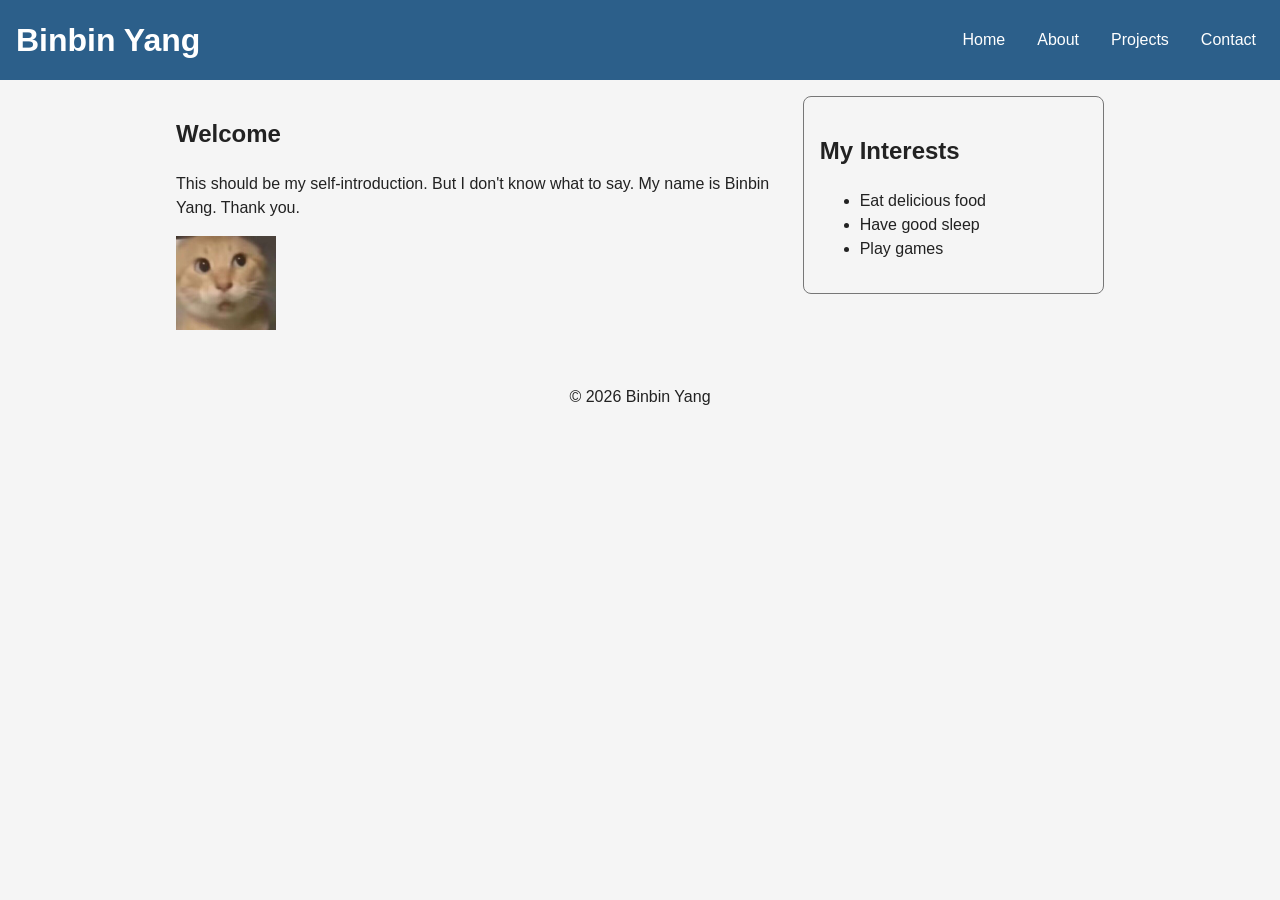
<file: index.html>
<!DOCTYPE html>
<html lang="en">
<head>
  <meta charset="UTF-8">
  <meta name="viewport" content="width=device-width, initial-scale=1.0">
  <title>Home - Binbin Yang</title>
  <link rel="stylesheet" href="css/styles.css">
</head>

<body>

  <header>
    <h1>Binbin Yang</h1>

    <nav>
      <ul>
        <li><a href="index.html">Home</a></li>
        <li><a href="about.html">About</a></li>
        <li><a href="projects.html">Projects</a></li>
        <li><a href="contact.html">Contact</a></li>
      </ul>
    </nav>
  </header>

<main>
  <div class="home-layout">

    <section>
      <h2>Welcome</h2>

      <p>
        This should be my self-introduction.
        But I don't know what to say.
        My name is Binbin Yang. Thank you.
      </p>

      <img src="images/cat1.jpg"
           alt="A cute cat"
           width="100"
           height="100">
    </section>

    <aside>
      <h2>My Interests</h2>

      <ul>
        <li>Eat delicious food</li>
        <li>Have good sleep</li>
        <li>Play games</li>
      </ul>
    </aside>

  </div>
</main>

  <footer>
    <p>&copy; 2026 Binbin Yang</p>
  </footer>

</body>
</html>
</file>
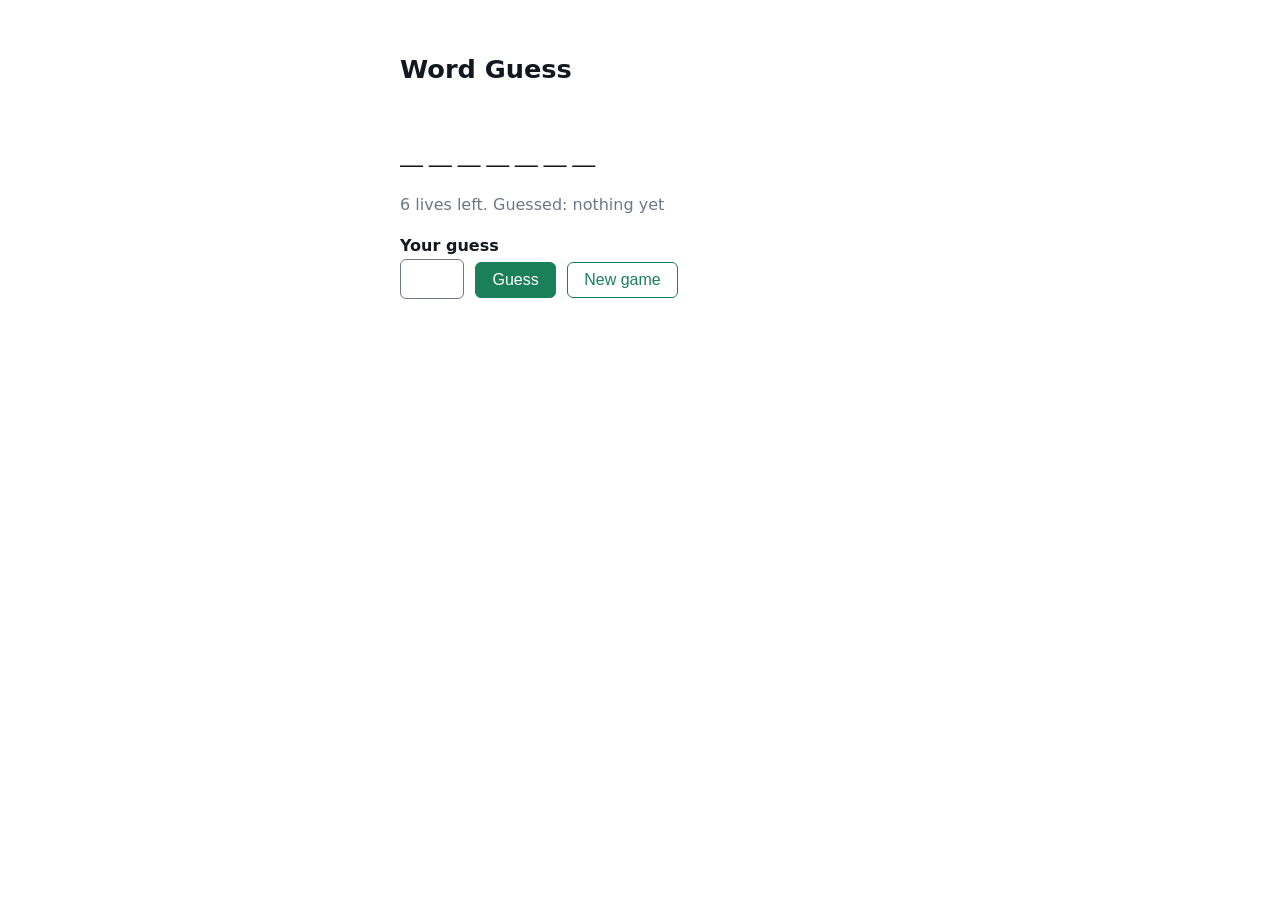
<file: Lab 04/index.html>
<!DOCTYPE html>
<html lang="en">
<head>
  <meta charset="UTF-8">
  <meta name="viewport" content="width=device-width, initial-scale=1.0">
  <title>Word Guess — COSC 219 Lab 4</title>
  <link rel="stylesheet" href="styles.css">
  <script src="game.js" defer></script>
  <script src="play.js" defer></script>
</head>
<body>

  <main>
    <h1>Word Guess</h1>

    <p id="word" class="word">_____</p>
    <p id="status" class="status">Press New game to start.</p>

    <form id="guess-form">
      <label for="guess">Your guess</label>
      <input type="text" id="guess" name="guess" maxlength="1"
             autocomplete="off" autocapitalize="off">
      <button type="submit">Guess</button>
      <button type="button" id="new-game">New game</button>
    </form>

    <p id="result" class="result"></p>
  </main>

</body>
</html>
</file>
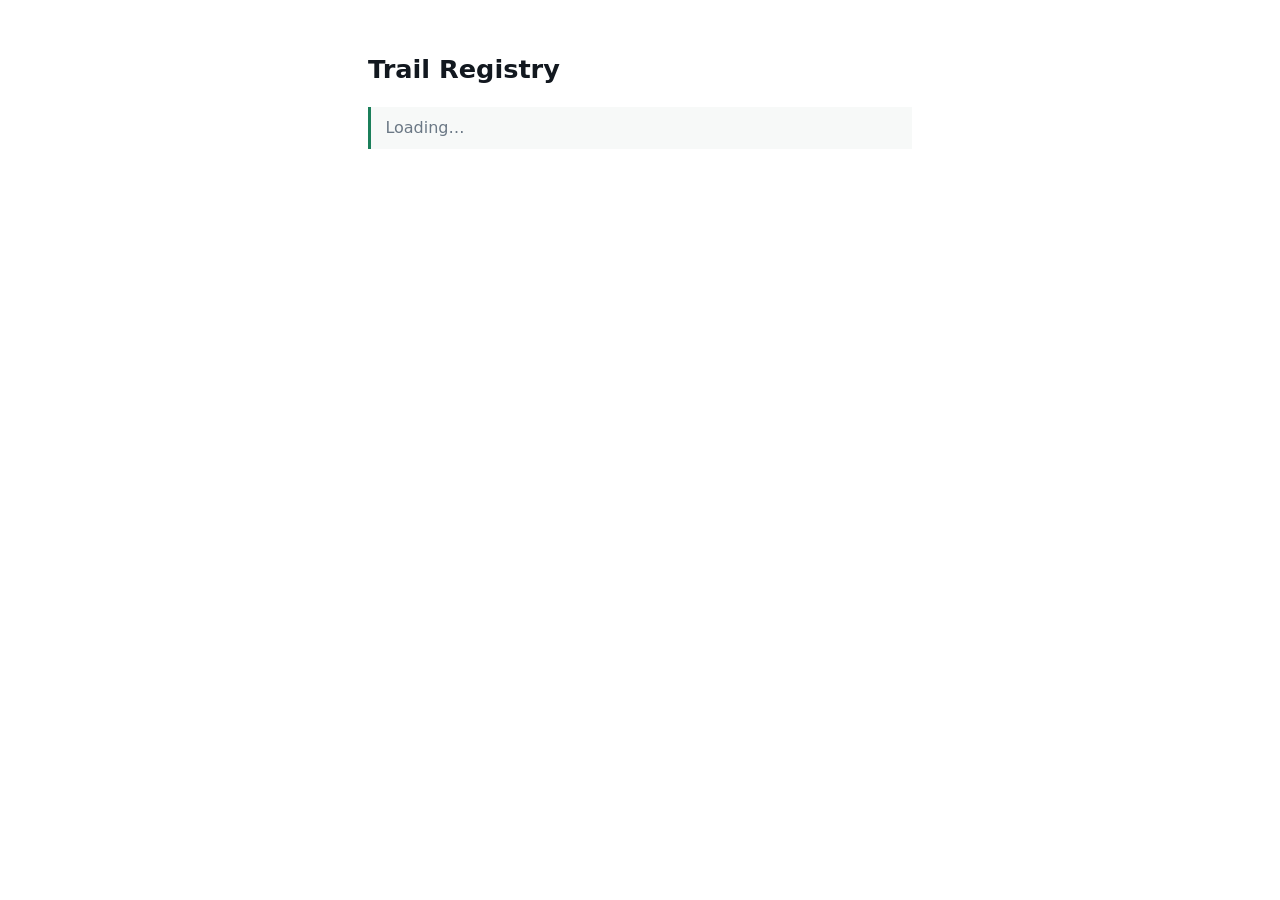
<file: lab06-starter/index.html>
<!DOCTYPE html>
<html lang="en">
<head>
  <meta charset="UTF-8">
  <meta name="viewport" content="width=device-width, initial-scale=1.0">
  <title>Trail Registry — COSC 219 Lab 6</title>
  <link rel="stylesheet" href="styles.css">
  <script type="module" src="main.js"></script>
</head>
<body>
  <main>
    <h1>Trail Registry</h1>
    <p id="summary" class="summary">Loading…</p>
    <ul id="trails"></ul>
  </main>
</body>
</html>
</file>
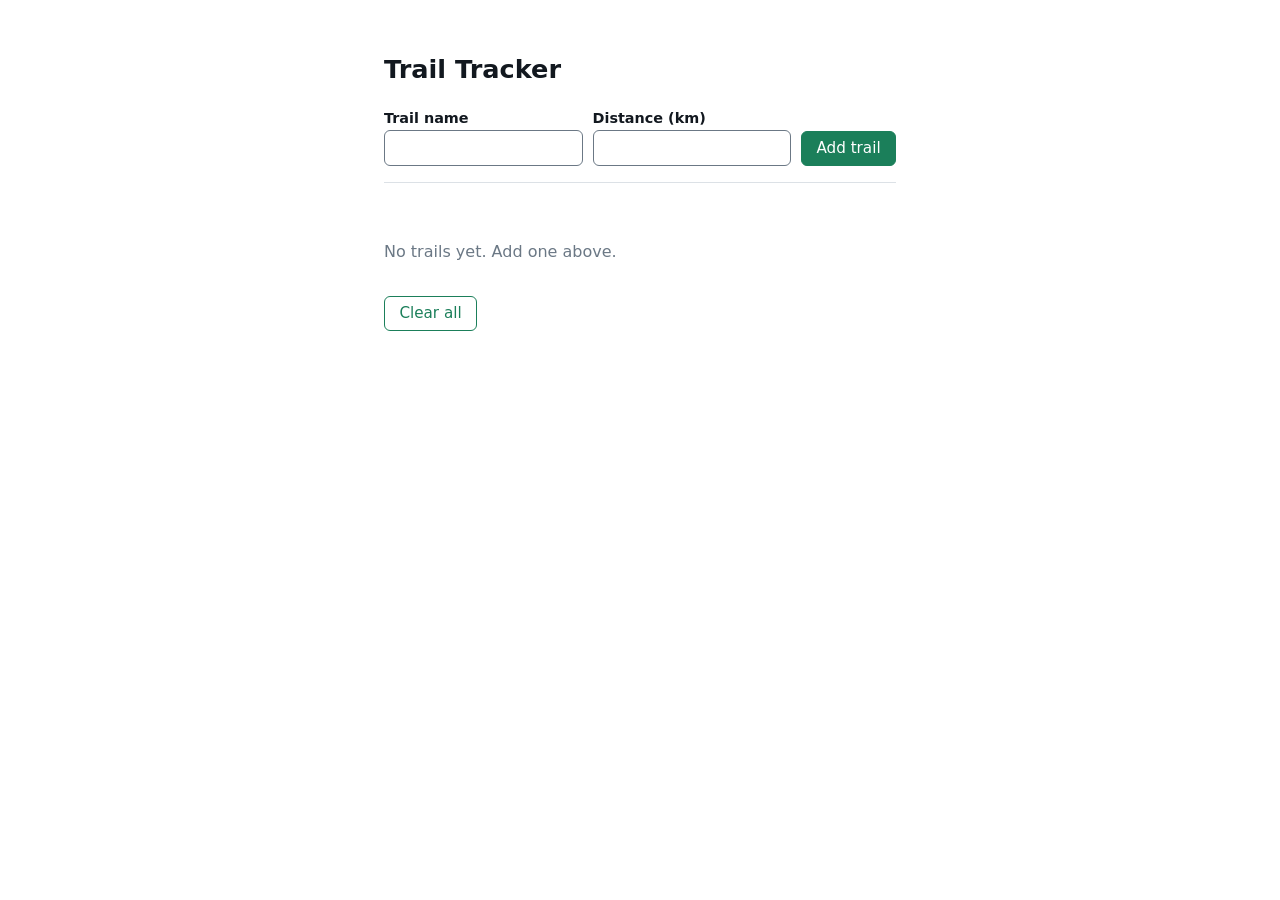
<file: lab07-starter/index.html>
<!DOCTYPE html>
<html lang="en">
<head>
  <meta charset="UTF-8">
  <meta name="viewport" content="width=device-width, initial-scale=1.0">
  <title>Trail Tracker — COSC 219 Lab 7</title>
  <link rel="stylesheet" href="styles.css">
  <script type="module" src="app.js"></script>
</head>
<body>
  <main>
    <h1>Trail Tracker</h1>

    <form id="add-form">
      <div class="field">
        <label for="name">Trail name</label>
        <input type="text" id="name" name="name" autocomplete="off">
      </div>
      <div class="field">
        <label for="km">Distance (km)</label>
        <input type="number" id="km" name="km" step="0.1" min="0">
      </div>
      <button type="submit">Add trail</button>
    </form>

    <p id="error" class="error" role="alert"></p>
    <p id="summary" class="summary"></p>

    <ul id="trail-list"></ul>

    <button type="button" id="clear" class="ghost">Clear all</button>
  </main>
</body>
</html>
</file>
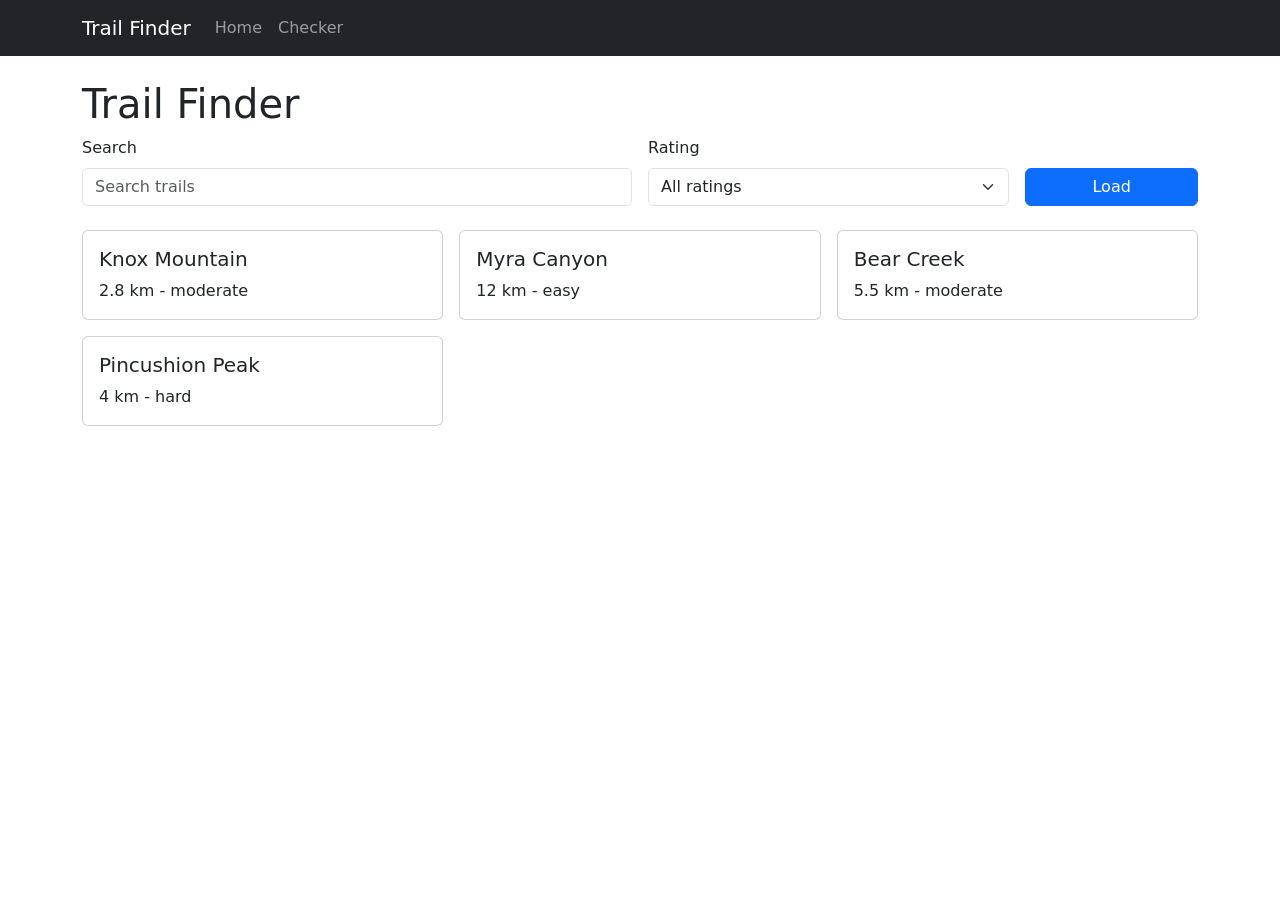
<file: lab09-starter/index.html>
<!DOCTYPE html>
<html lang="en">
<head>
  <meta charset="UTF-8">
  <meta name="viewport" content="width=device-width, initial-scale=1.0">
  <title>Trail Finder — COSC 219 Lab 9</title>

  <!-- Link Bootstrap's CSS here. Use the CDN link from the Lecture 18 slides,
       and check the version is still current. -->
  <link rel="stylesheet" href="https://cdn.jsdelivr.net/npm/bootstrap@5.3.8/dist/css/bootstrap.min.css">
  <script type="module" src="main.js"></script>
</head>
<body>

  <!-- A navbar that collapses on small screens.
       You need .navbar, .navbar-toggler and .navbar-collapse, wired with the
       data-bs-* attributes. Bootstrap's JavaScript does the rest. -->
<nav class="navbar navbar-expand-md navbar-dark bg-dark">
  <div class="container">
    <a class="navbar-brand" href="index.html">Trail Finder</a>

    <button class="navbar-toggler" type="button"
            data-bs-toggle="collapse"
            data-bs-target="#navbarNav"
            aria-controls="navbarNav"
            aria-expanded="false"
            aria-label="Toggle navigation">
      <span class="navbar-toggler-icon"></span>
    </button>

    <div class="collapse navbar-collapse" id="navbarNav">
      <div class="navbar-nav">
        <a class="nav-link" href="index.html">Home</a>
        <a class="nav-link" href="check.html">Checker</a>
      </div>
    </div>
  </div>
</nav>

  <!-- The page content, in a .container.

       A .row with:
         · a search text field   col-12 col-md-6
         · a rating select       col-12 col-md-4
         · a Load button         col-12 col-md-2
       Gutters with g-3, not margins of your own.
       Every control needs a real <label> — form-label is styling, not a label. -->
<main class="container py-4">
  <h1>Trail Finder</h1>

  <div class="row g-3 align-items-end mb-4">

    <div class="col-12 col-md-6">
      <label for="search" class="form-label">Search</label>
      <input type="text" id="search" class="form-control"
             placeholder="Search trails">
    </div>

    <div class="col-12 col-md-4">
      <label for="rating" class="form-label">Rating</label>
      <select id="rating" class="form-select">
        <option value="">All ratings</option>
        <option value="easy">Easy</option>
        <option value="moderate">Moderate</option>
        <option value="hard">Hard</option>
      </select>
    </div>

    <div class="col-12 col-md-2">
      <button type="button" id="load" class="btn btn-primary w-100">
        Load
      </button>
    </div>

  </div>

  <!-- The four state panels. Give each one an id so you can show and hide it,
       and start them all with d-none.

         #state-loading   a .spinner-border, with .visually-hidden text inside
         #state-error     an .alert.alert-danger
         #state-empty     a message
         #state-loaded    the .row that holds the cards, using
                          row-cols-1 row-cols-md-2 row-cols-lg-3 -->
    <div id="state-loading" class="d-none">
    <div class="spinner-border" role="status">
      <span class="visually-hidden">Loading...</span>
    </div>
  </div>

  <div id="state-error" class="alert alert-danger d-none">
    Unable to load trails.
  </div>

  <div id="state-empty" class="alert alert-info d-none">
    No trails found.
  </div>

  <div id="state-loaded"
       class="row row-cols-1 row-cols-md-2 row-cols-lg-3 g-3 d-none">
  </div>

</main>

  <!-- Bootstrap's JavaScript bundle goes here, at the end of the body. -->
<script src="https://cdn.jsdelivr.net/npm/bootstrap@5.3.8/dist/js/bootstrap.bundle.min.js"></script>
</body>
</html>
</file>
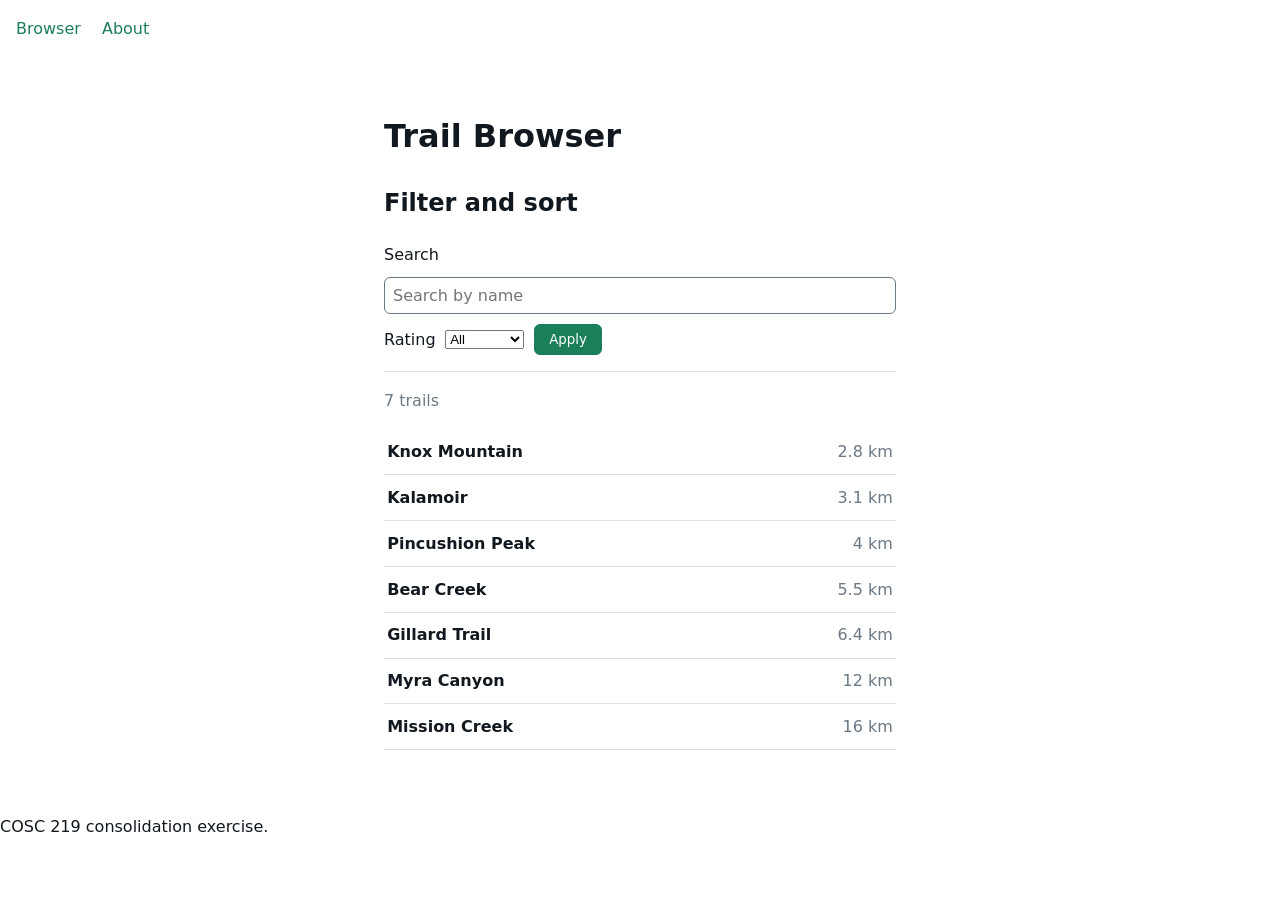
<file: lab08-starter/broken-app/index.html>
<!DOCTYPE html>
<html lang="en">
<head>
  <meta charset="UTF-8">
  <title>Trail Browser — needs fixing</title>
  <link rel="stylesheet" href="styles.css">
  <script type="module" src="app.js"></script>
</head>
<body>

  <header>
    <nav>
      <ul>
        <li><a href="index.html">Browser</a></li>
        <li><a href="#about">About</a></li>
      </ul>
    </nav>
  </header>

  <main>
    <h1>Trail Browser</h1>

    <h2>Filter and sort</h2>

    <form id="controls">
      <label for="search">Search</label>
      <input type="text" id="search" placeholder="Search by name">

      <label for="rating">Rating</label>
      <select id="rating">
        <option value="all">All</option>
        <option value="easy">Easy</option>
        <option value="moderate">Moderate</option>
        <option value="hard">Hard</option>
      </select>

      <button type="submit">Apply</button>
    </form>

    <p id="count"></p>
    <ul id="results"></ul>
  </main>

  <footer>
    <p>COSC 219 consolidation exercise.</p>
  </footer>

</body>
</html>
</file>
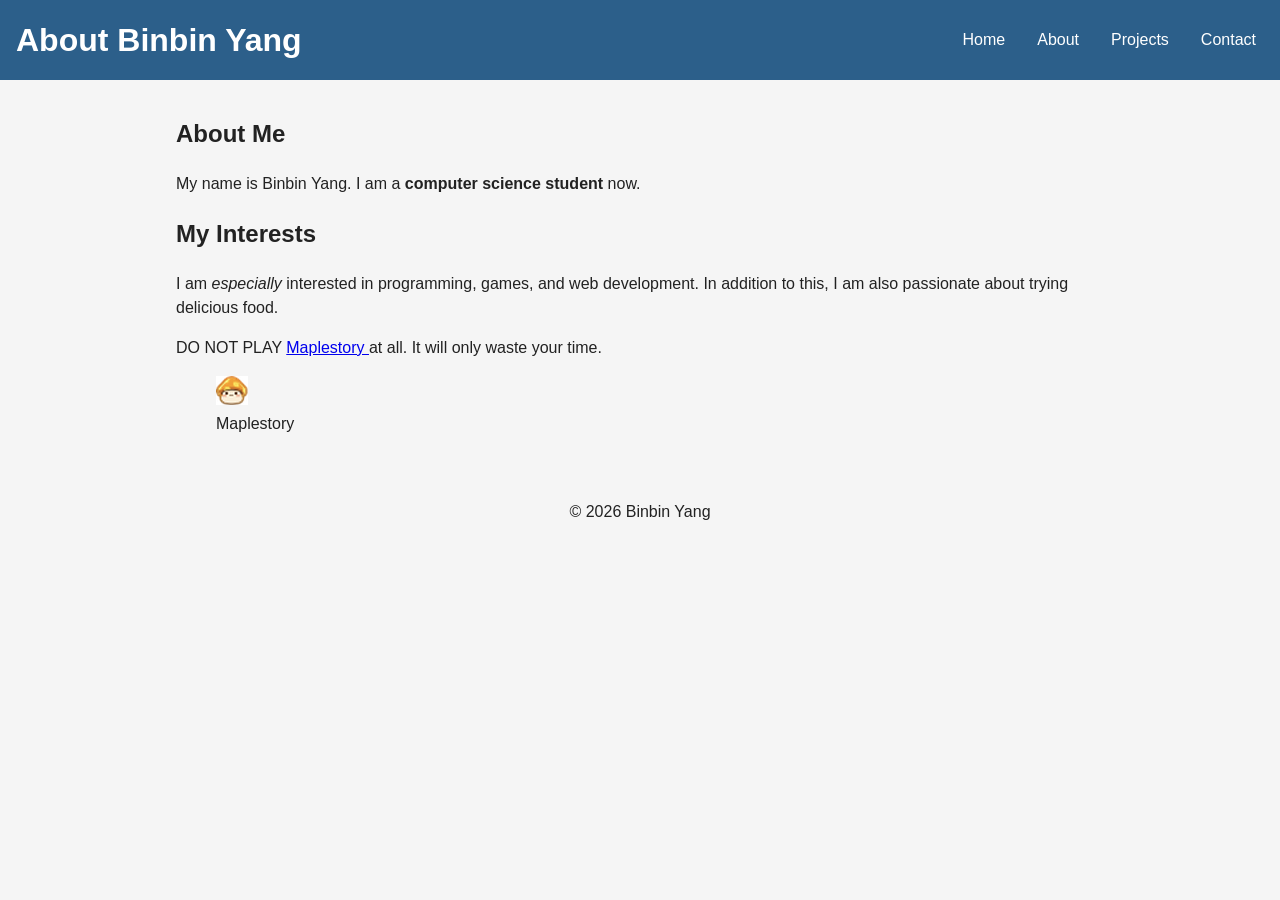
<file: about.html>
<!DOCTYPE html>
<html lang="en">
<head>
  <meta charset="UTF-8">
  <meta name="viewport" content="width=device-width, initial-scale=1.0">
  <title>About - Binbin Yang</title>
  <link rel="stylesheet" href="css/styles.css">
</head>

<body>

  <header>
    <h1>About Binbin Yang</h1>

    <nav>
      <ul>
        <li><a href="index.html">Home</a></li>
        <li><a href="about.html">About</a></li>
        <li><a href="projects.html">Projects</a></li>
        <li><a href="contact.html">Contact</a></li>
      </ul>
    </nav>
  </header>

  <main>

    <section>
      <h2>About Me</h2>
      <p>
        My name is Binbin Yang. I am a
        <strong>computer science student</strong> now.
      </p>
    </section>

    <section>
      <h2>My Interests</h2>
      <p>
        I am <em>especially</em> interested in programming, games, and web development. In addition to this, I am also passionate about trying delicious food.
      </p>

    </section>
    <p>
      DO NOT PLAY
      <a href="https://www.nexon.com/maplestory/"
         target="_blank"
         rel="noopener">
        Maplestory
      </a>
       at all. It will only waste your time.
    </p>
        <figure>
      <img src="images/MapleStory.png" alt="bad game">
      <figcaption>Maplestory</figcaption>
    </figure>

  </main>

  <footer>
    <p>&copy; 2026 Binbin Yang</p>
  </footer>

</body>
</html>
</file>
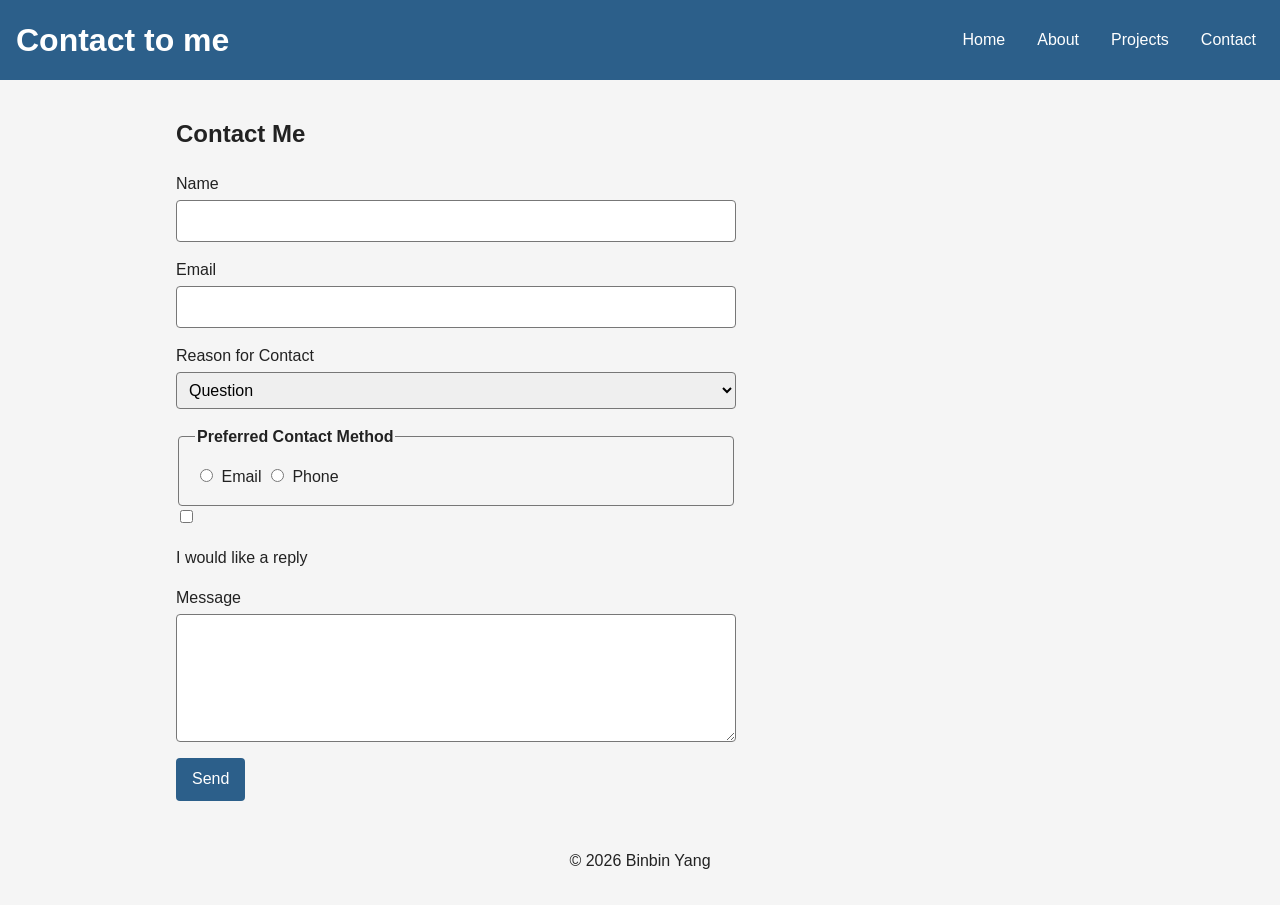
<file: contact.html>
<!DOCTYPE html>
<html lang="en">

<head>
  <meta charset="UTF-8">
  <meta name="viewport" content="width=device-width, initial-scale=1.0">
  <title>Contact - Binbin Yang</title>

  <link rel="stylesheet" href="css/styles.css">
</head>

<body>

  <header>
    <h1>Contact to me</h1>

    <nav>
      <ul>
        <li><a href="index.html">Home</a></li>
        <li><a href="about.html">About</a></li>
        <li><a href="projects.html">Projects</a></li>
        <li><a href="contact.html">Contact</a></li>
      </ul>
    </nav>
  </header>

  <main>

    <h2>Contact Me</h2>

    <form>

      <label for="name">Name</label>
      <input type="text" id="name" name="name" required>

      <label for="email">Email</label>
      <input type="email" id="email" name="email" required>

      <label for="reason">Reason for Contact</label>
      <select id="reason" name="reason">
        <option value="question">Question</option>
        <option value="feedback">Feedback</option>
        <option value="other">Other</option>
        <option value="unknown">I don't know</option>
      </select>

      <fieldset>
        <legend>Preferred Contact Method</legend>

        <input
          type="radio"
          id="contact-email"
          name="contact-method"
          value="email">
        <label for="contact-email">Email</label>

        <input
          type="radio"
          id="contact-phone"
          name="contact-method"
          value="phone">
        <label for="contact-phone">Phone</label>
      </fieldset>

      <input
        type="checkbox"
        id="reply"
        name="reply">
      <label for="reply">I would like a reply</label>

      <label for="message">Message</label>
      <textarea
        id="message"
        name="message"
        required></textarea>

      <button type="submit">Send</button>

    </form>

  </main>

  <footer>
    <p>&copy; 2026 Binbin Yang</p>
  </footer>

</body>

</html>
</file>
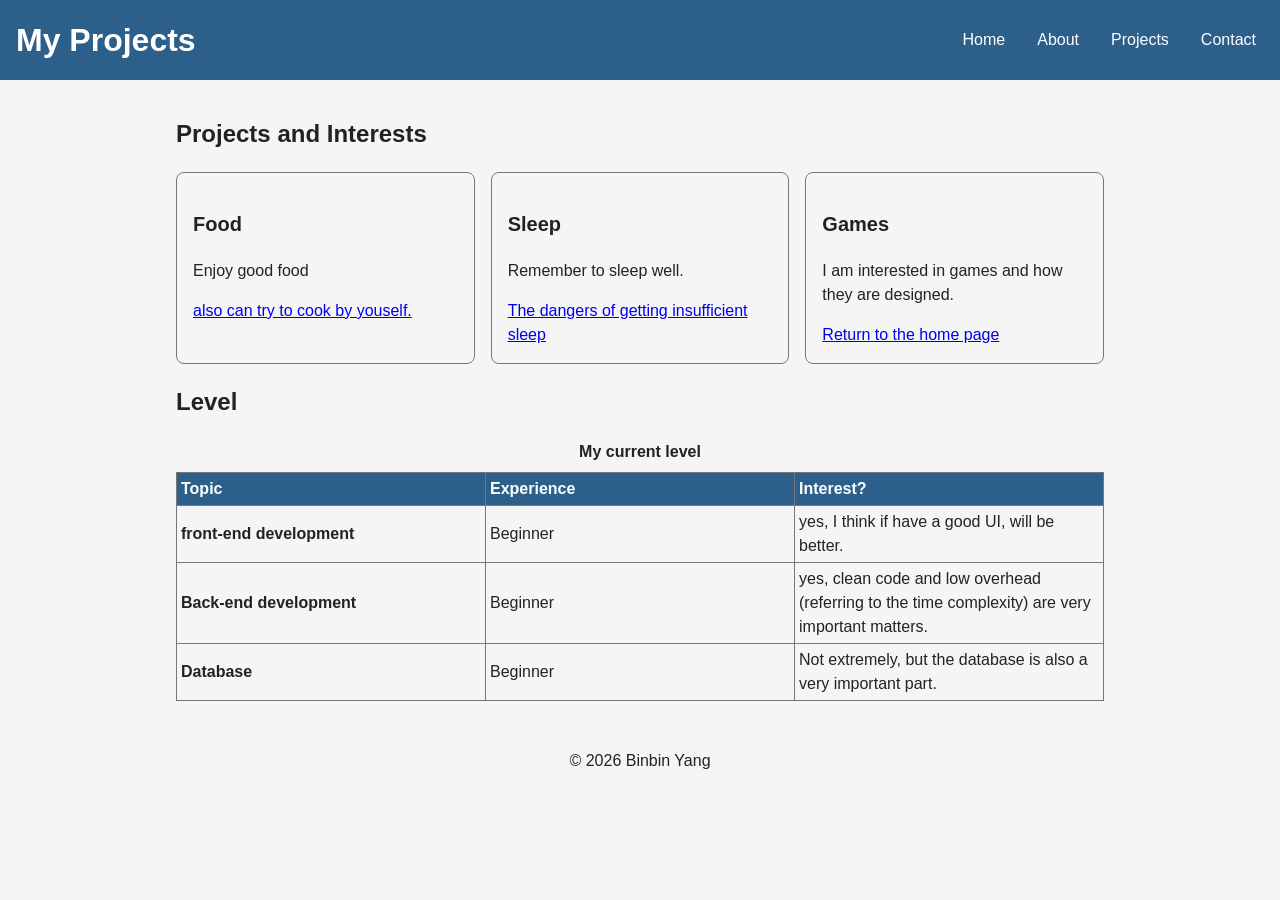
<file: projects.html>
<!DOCTYPE html>
<html lang="en">
<head>
  <meta charset="UTF-8">
  <meta name="viewport" content="width=device-width, initial-scale=1.0">
  <title>Projects - Binbin Yang</title>
  <link rel="stylesheet" href="css/styles.css">
</head>

<body>

  <header>
    <h1>My Projects</h1>

    <nav>
      <ul>
        <li><a href="index.html">Home</a></li>
        <li><a href="about.html">About</a></li>
        <li><a href="projects.html">Projects</a></li>
        <li><a href="contact.html">Contact</a></li>
      </ul>
    </nav>
  </header>

  <main>

    <section>
      <h2>Projects and Interests</h2>
      <div class="cards">
        <article>
          <h3>Food</h3>
          <p>Enjoy good food</p>
          <a href="https://world.food/"
            target="_blank"
            rel="noopener">
            also can try to cook by youself.
          </a>
        </article>

        <article>
          <h3>Sleep</h3>
          <p>Remember to sleep well.</p>
          <a href="https://www.thelancet.com/journals/lanpub/article/PIIS2468-2667%2823%2900182-2/fulltext"
            target="_blank"
            rel="noopener">
            The dangers of getting insufficient sleep
          </a>
        </article>

        <article>
          <h3>Games</h3>
          <p>I am interested in games and how they are designed.</p>
          <a href="index.html">
            Return to the home page
          </a>
        </article>
      </div>
    </section>


    <section>
      <h2>Level</h2>

      <table class="level-table">
        <caption>My current level</caption>

        <thead>
          <tr>
            <th scope="col">Topic</th>
            <th scope="col">Experience</th>
            <th scope="col">Interest?</th>
          </tr>
        </thead>

        <tbody>
          <tr>
            <th scope="row">front-end development</th>
            <td>Beginner</td>
            <td>yes, I think if have a good UI, will be better.</td>
          </tr>

          <tr>
            <th scope="row">Back-end development</th>
            <td>Beginner</td>
            <td>yes, clean code and low overhead (referring to the time complexity) are very important matters.</td>
          </tr>

          <tr>
            <th scope="row">Database</th>
            <td>Beginner</td>
            <td>Not extremely, but the database is also a very important part.</td>
          </tr>
        </tbody>

      </table>
    </section>

  </main>

  <footer>
    <p>&copy; 2026 Binbin Yang</p>
  </footer>

</body>
</html>
</file>
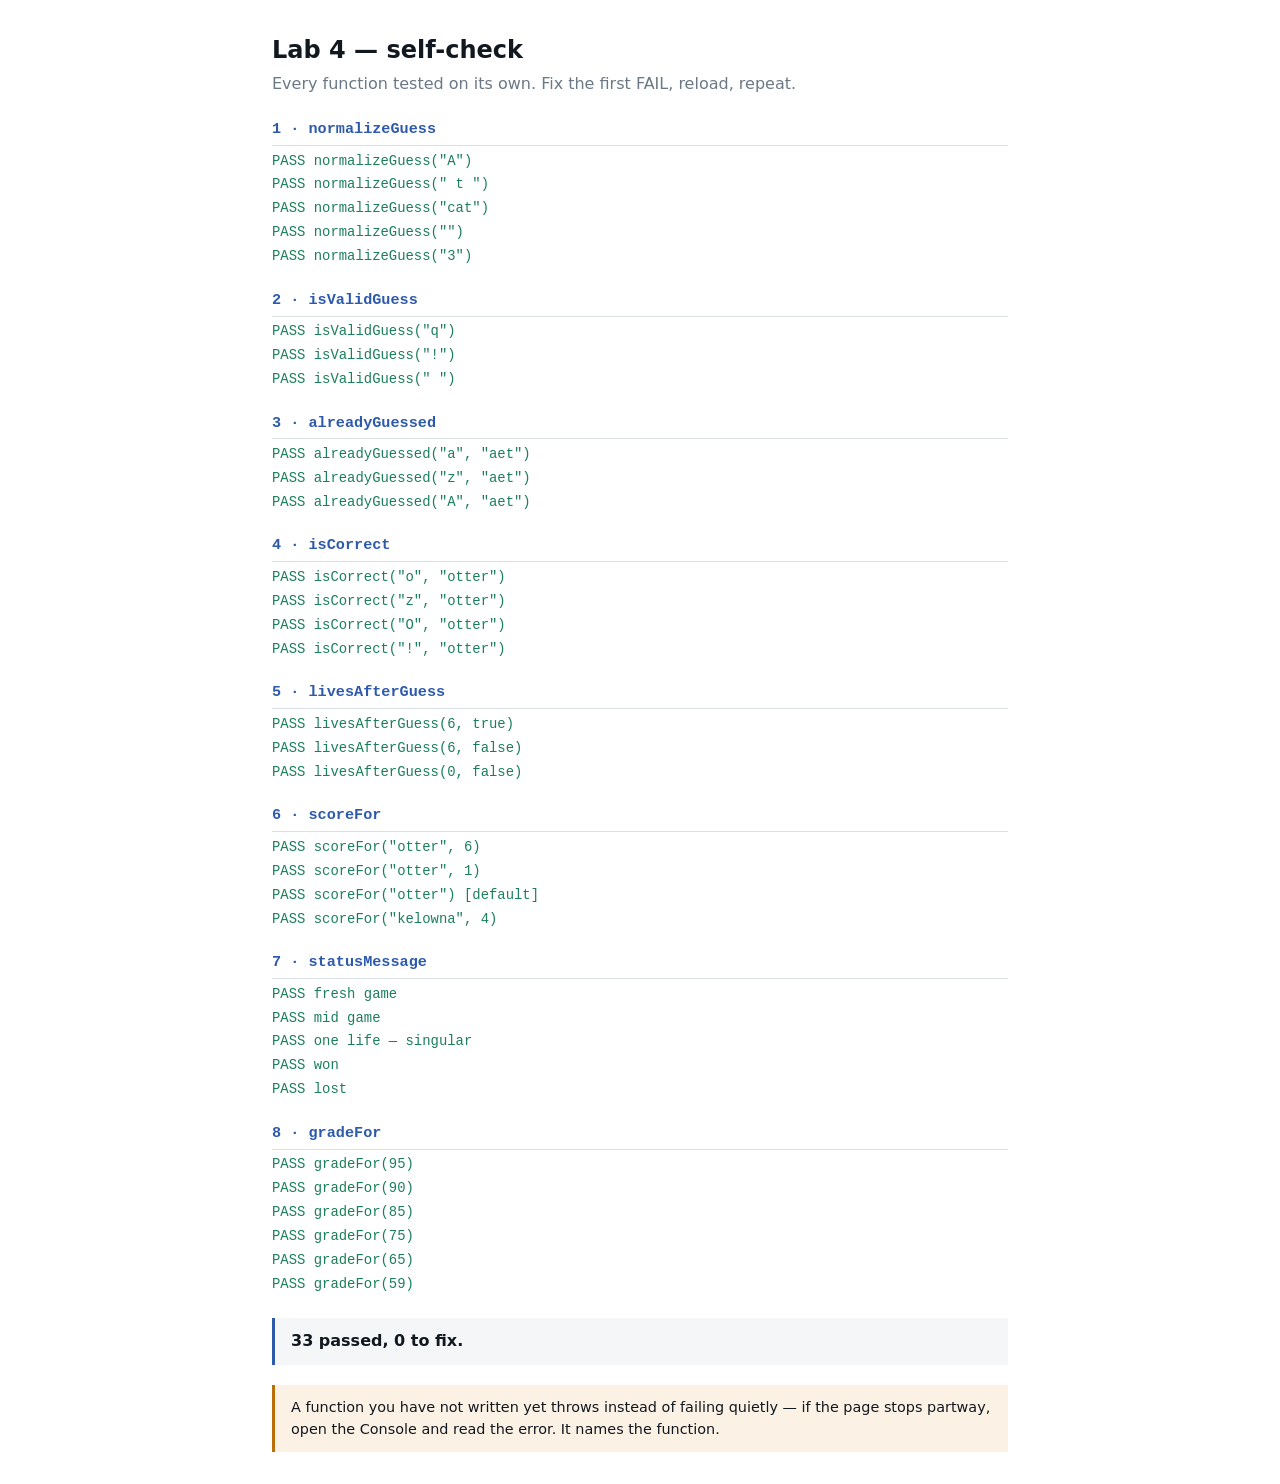
<file: Lab 04/check.html>
<!DOCTYPE html>
<html lang="en">
<head>
  <meta charset="UTF-8">
  <meta name="viewport" content="width=device-width, initial-scale=1.0">
  <title>COSC 219 — Lab 4 self-check</title>
  <style>
    body { font-family: system-ui, sans-serif; line-height: 1.55; margin: 2rem auto;
           max-width: 46rem; padding: 0 1rem; color: #12181F; }
    h1 { font-size: 1.5rem; margin-bottom: .2rem; }
    .sub { color: #6B7885; margin-top: 0; }
    h2 { font-size: .95rem; font-family: monospace; color: #2E5AAC;
         margin: 1.3rem 0 .3rem; border-bottom: 1px solid #DCE1E6; padding-bottom: .2rem; }
    .res { margin: .15rem 0; font-family: monospace; font-size: .87rem; }
    .pass { color: #1B7F5A; }
    .fail { color: #A62B23; font-weight: 600; }
    .summary { margin-top: 1.4rem; padding: .7rem 1rem; background: #F4F6F7;
               border-left: 3px solid #2E5AAC; font-weight: 600; }
    .note { background: #FBF1E4; border-left: 3px solid #B9700A;
            padding: .7rem 1rem; margin-top: 1.2rem; font-size: .9rem; }
  </style>
</head>
<body>
  <h1>Lab 4 — self-check</h1>
  <p class="sub">Every function tested on its own. Fix the first FAIL, reload, repeat.</p>
  <div id="output"></div>
  <div class="note">
    A function you have not written yet throws instead of failing quietly — if the
    page stops partway, open the Console and read the error. It names the function.
  </div>
  <script src="game.js"></script>
  <script src="check.js"></script>
</body>
</html>
</file>
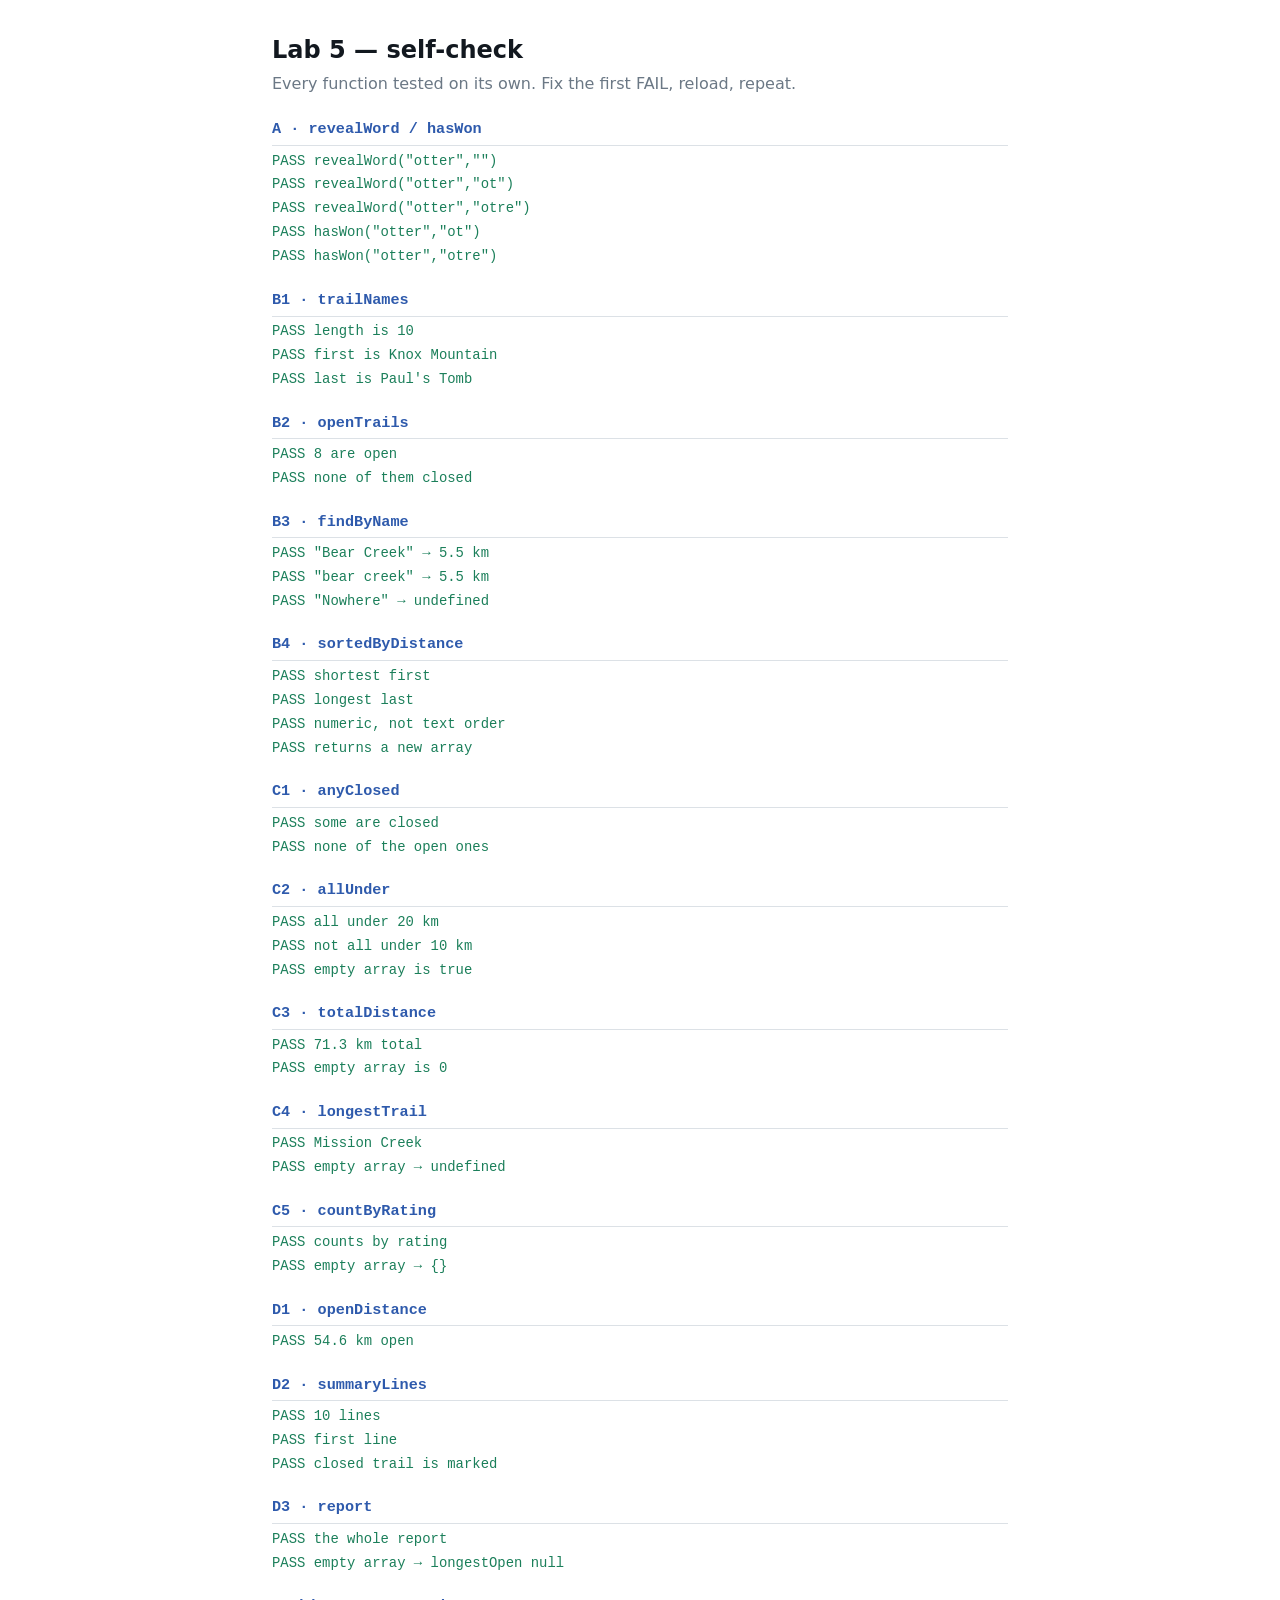
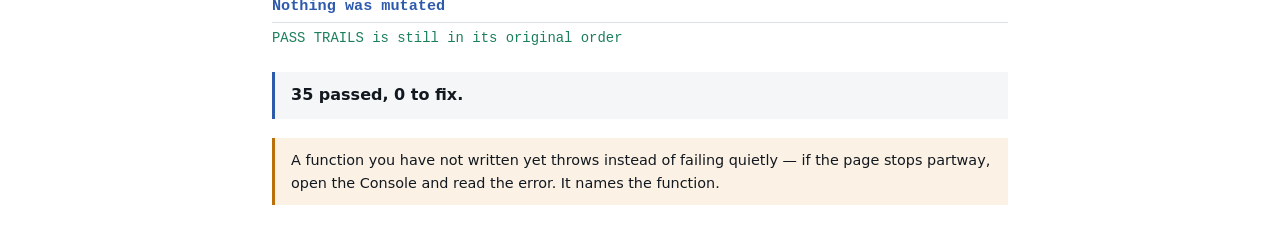
<file: lab05-starter/check.html>
<!DOCTYPE html>
<html lang="en">
<head>
  <meta charset="UTF-8">
  <meta name="viewport" content="width=device-width, initial-scale=1.0">
  <title>COSC 219 — Lab 5 self-check</title>
  <style>
    body { font-family: system-ui, sans-serif; line-height: 1.55; margin: 2rem auto;
           max-width: 46rem; padding: 0 1rem; color: #12181F; }
    h1 { font-size: 1.5rem; margin-bottom: .2rem; }
    .sub { color: #6B7885; margin-top: 0; }
    h2 { font-size: .95rem; font-family: monospace; color: #2E5AAC;
         margin: 1.3rem 0 .3rem; border-bottom: 1px solid #DCE1E6; padding-bottom: .2rem; }
    .res { margin: .15rem 0; font-family: monospace; font-size: .87rem; }
    .pass { color: #1B7F5A; }
    .fail { color: #A62B23; font-weight: 600; }
    .summary { margin-top: 1.4rem; padding: .7rem 1rem; background: #F4F6F7;
               border-left: 3px solid #2E5AAC; font-weight: 600; }
    .note { background: #FBF1E4; border-left: 3px solid #B9700A;
            padding: .7rem 1rem; margin-top: 1.2rem; font-size: .9rem; }
  </style>
</head>
<body>
  <h1>Lab 5 — self-check</h1>
  <p class="sub">Every function tested on its own. Fix the first FAIL, reload, repeat.</p>
  <div id="output"></div>
  <div class="note">
    A function you have not written yet throws instead of failing quietly — if the
    page stops partway, open the Console and read the error. It names the function.
  </div>
  <script src="data.js"></script>
  <script src="analysis.js"></script>
  <script src="check.js"></script>
</body>
</html>
</file>
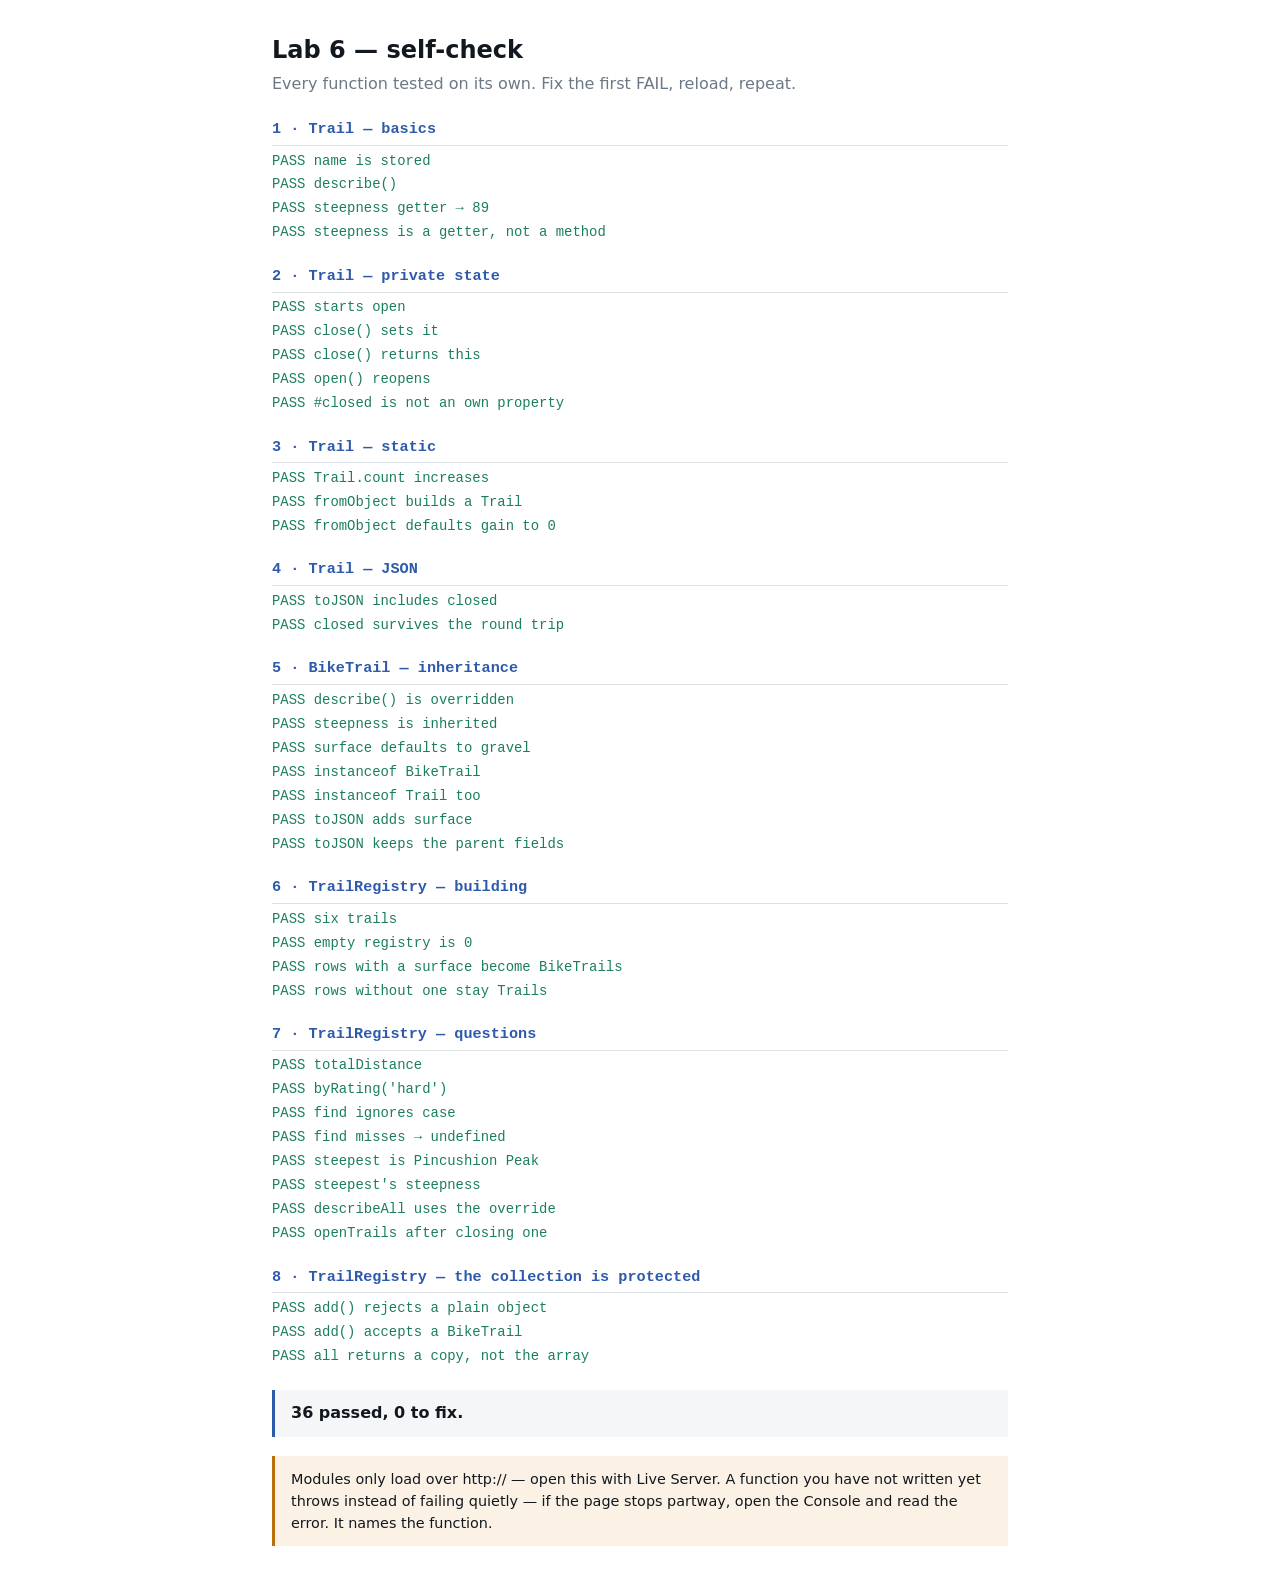
<file: lab06-starter/check.html>
<!DOCTYPE html>
<html lang="en">
<head>
  <meta charset="UTF-8">
  <meta name="viewport" content="width=device-width, initial-scale=1.0">
  <title>COSC 219 — Lab 6 self-check</title>
  <style>
    body { font-family: system-ui, sans-serif; line-height: 1.55; margin: 2rem auto;
           max-width: 46rem; padding: 0 1rem; color: #12181F; }
    h1 { font-size: 1.5rem; margin-bottom: .2rem; }
    .sub { color: #6B7885; margin-top: 0; }
    h2 { font-size: .95rem; font-family: monospace; color: #2E5AAC;
         margin: 1.3rem 0 .3rem; border-bottom: 1px solid #DCE1E6; padding-bottom: .2rem; }
    .res { margin: .15rem 0; font-family: monospace; font-size: .87rem; }
    .pass { color: #1B7F5A; }
    .fail { color: #A62B23; font-weight: 600; }
    .summary { margin-top: 1.4rem; padding: .7rem 1rem; background: #F4F6F7;
               border-left: 3px solid #2E5AAC; font-weight: 600; }
    .note { background: #FBF1E4; border-left: 3px solid #B9700A;
            padding: .7rem 1rem; margin-top: 1.2rem; font-size: .9rem; }
  </style>
</head>
<body>
  <h1>Lab 6 — self-check</h1>
  <p class="sub">Every function tested on its own. Fix the first FAIL, reload, repeat.</p>
  <div id="output"></div>
  <div class="note">
    Modules only load over http:// — open this with Live Server. A function you have not written yet throws instead of failing quietly — if the
    page stops partway, open the Console and read the error. It names the function.
  </div>
  <script type="module" src="check.js"></script>
</body>
</html>
</file>
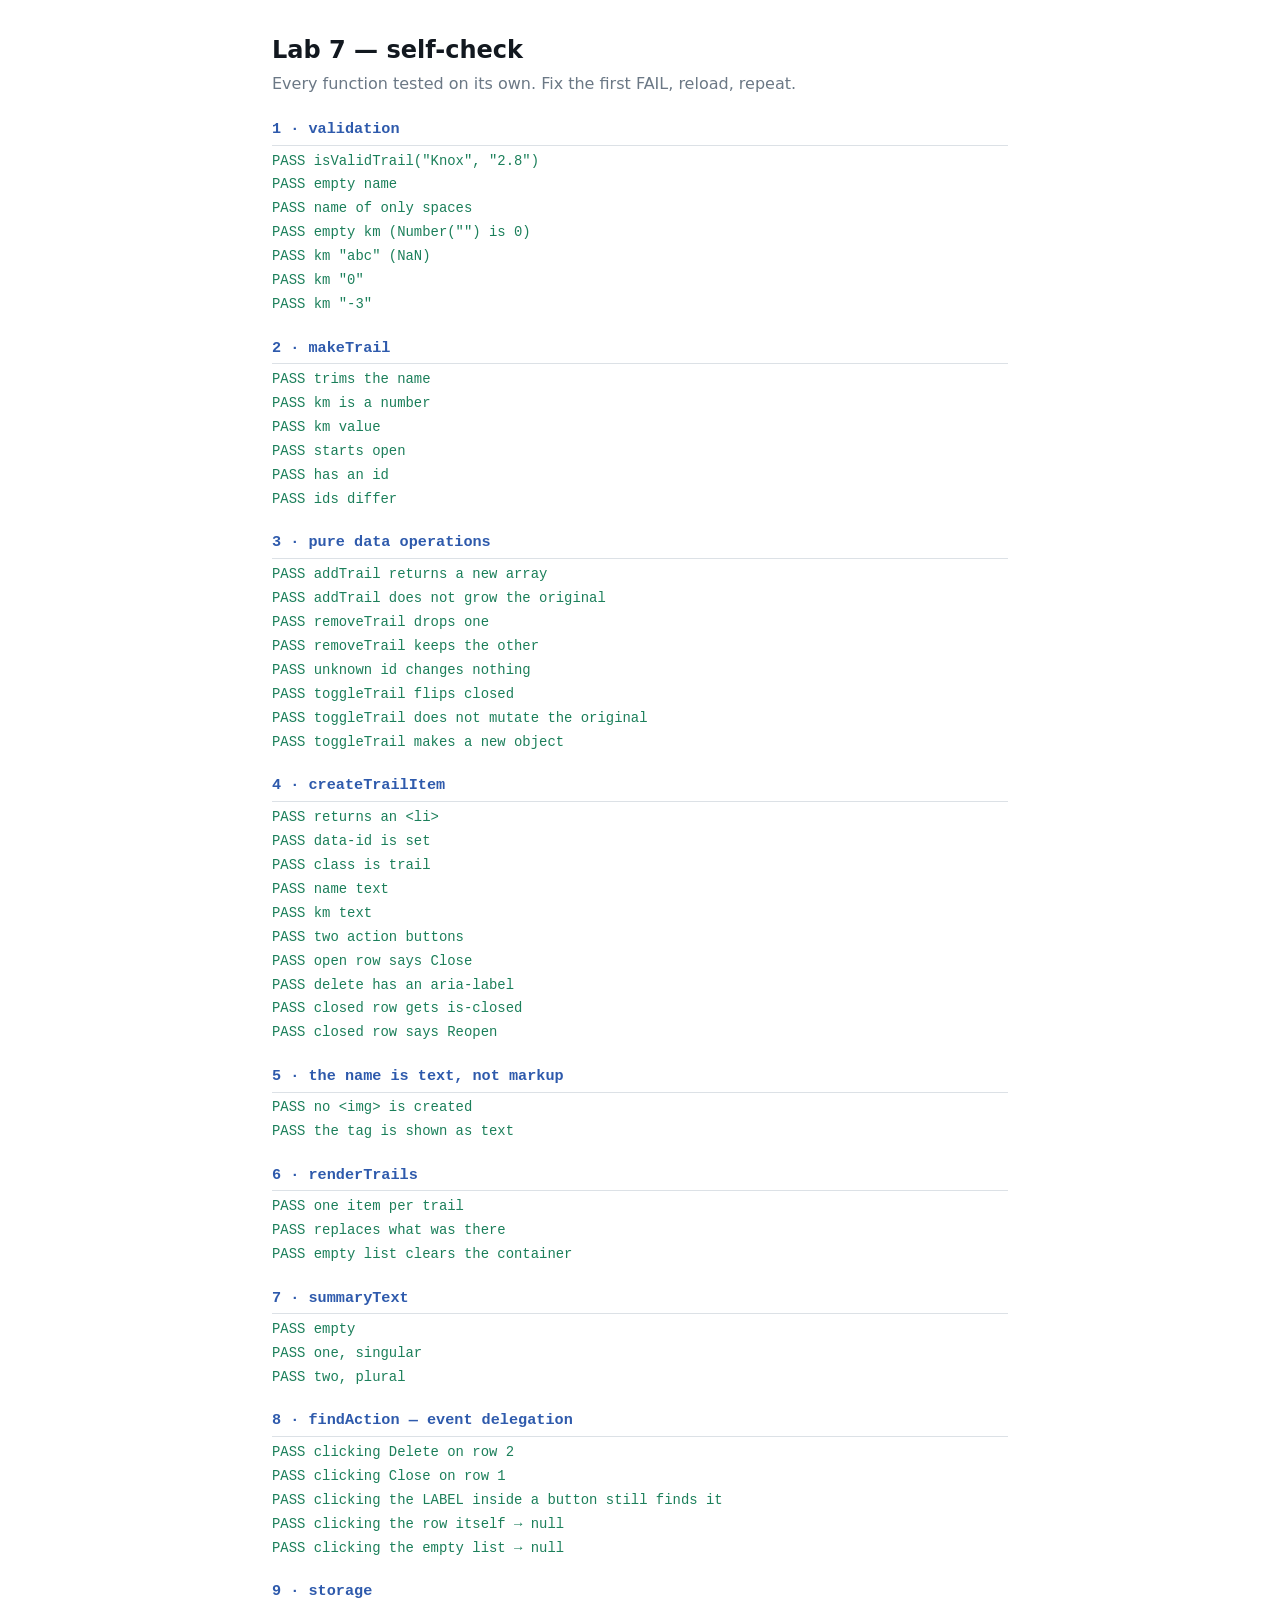
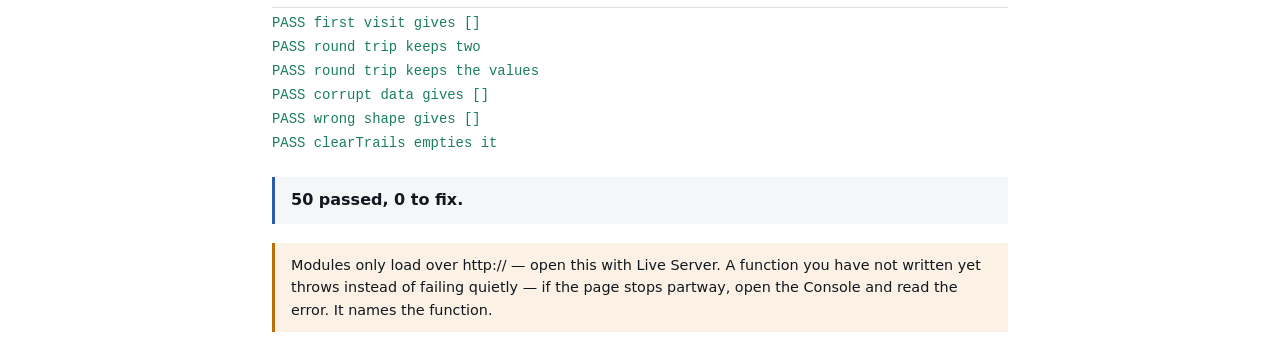
<file: lab07-starter/check.html>
<!DOCTYPE html>
<html lang="en">
<head>
  <meta charset="UTF-8">
  <meta name="viewport" content="width=device-width, initial-scale=1.0">
  <title>COSC 219 — Lab 7 self-check</title>
  <style>
    body { font-family: system-ui, sans-serif; line-height: 1.55; margin: 2rem auto;
           max-width: 46rem; padding: 0 1rem; color: #12181F; }
    h1 { font-size: 1.5rem; margin-bottom: .2rem; }
    .sub { color: #6B7885; margin-top: 0; }
    h2 { font-size: .95rem; font-family: monospace; color: #2E5AAC;
         margin: 1.3rem 0 .3rem; border-bottom: 1px solid #DCE1E6; padding-bottom: .2rem; }
    .res { margin: .15rem 0; font-family: monospace; font-size: .87rem; }
    .pass { color: #1B7F5A; }
    .fail { color: #A62B23; font-weight: 600; }
    .summary { margin-top: 1.4rem; padding: .7rem 1rem; background: #F4F6F7;
               border-left: 3px solid #2E5AAC; font-weight: 600; }
    .note { background: #FBF1E4; border-left: 3px solid #B9700A;
            padding: .7rem 1rem; margin-top: 1.2rem; font-size: .9rem; }
  </style>
</head>
<body>
  <h1>Lab 7 — self-check</h1>
  <p class="sub">Every function tested on its own. Fix the first FAIL, reload, repeat.</p>
  <div id="output"></div>
  <div class="note">
    Modules only load over http:// — open this with Live Server. A function you have not written yet throws instead of failing quietly — if the
    page stops partway, open the Console and read the error. It names the function.
  </div>
  <script type="module" src="check.js"></script>
</body>
</html>
</file>
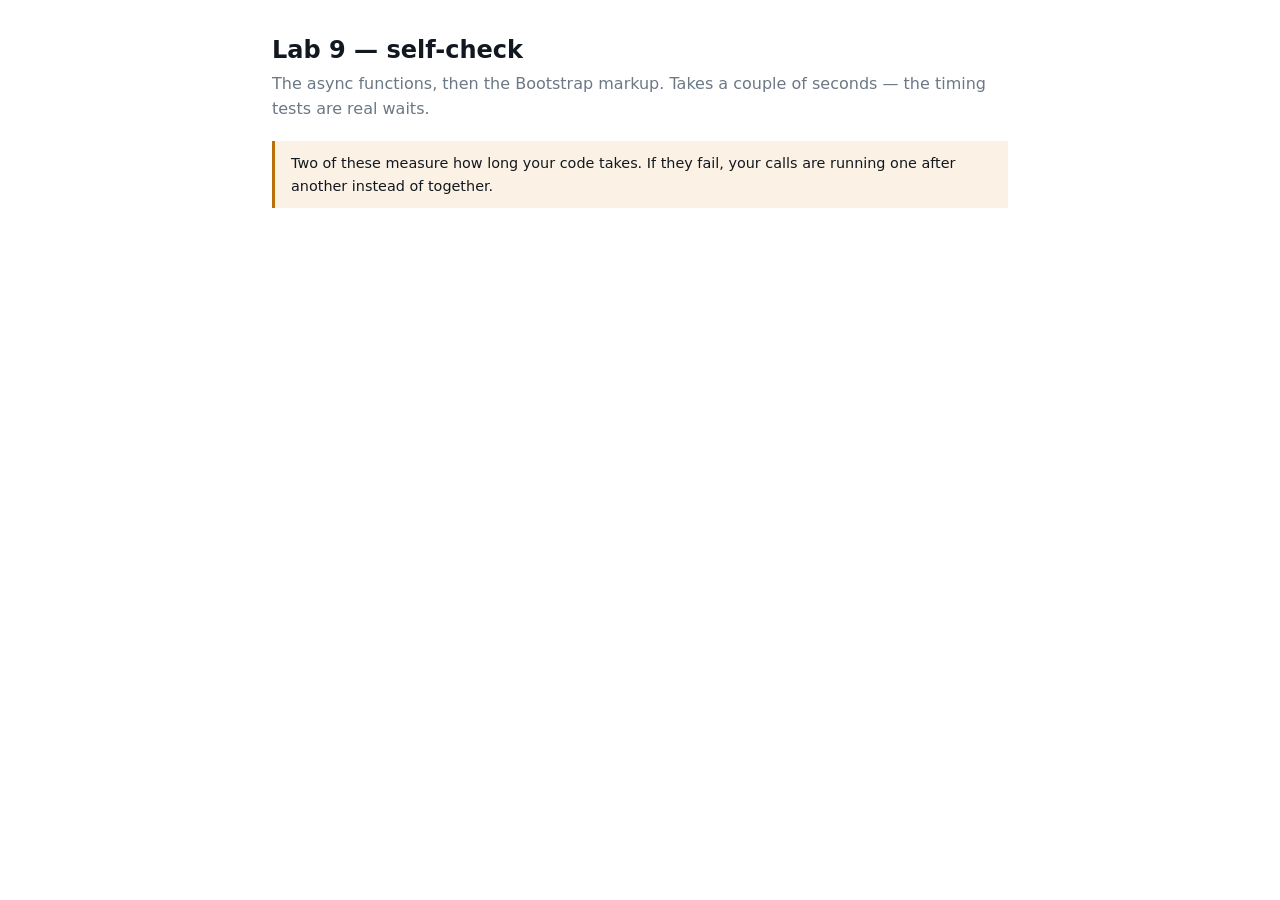
<file: lab09-starter/check.html>
<!DOCTYPE html>
<html lang="en">
<head>
  <meta charset="UTF-8">
  <meta name="viewport" content="width=device-width, initial-scale=1.0">
  <title>COSC 219 — Lab 9 self-check</title>
  <style>
    body { font-family: system-ui, sans-serif; line-height:1.55; margin:2rem auto;
           max-width:46rem; padding:0 1rem; color:#12181F; }
    h1 { font-size:1.5rem; margin-bottom:.2rem; }
    .sub { color:#6B7885; margin-top:0; }
    h2 { font-size:.95rem; font-family:monospace; color:#2E5AAC;
         margin:1.3rem 0 .3rem; border-bottom:1px solid #DCE1E6; padding-bottom:.2rem; }
    .res { margin:.15rem 0; font-family:monospace; font-size:.87rem; }
    .pass { color:#1B7F5A; } .fail { color:#A62B23; font-weight:600; }
    .hint { margin:0 0 .4rem 1.2rem; font-size:.82rem; color:#6B7885; font-style:italic; }
    .summary { margin-top:1.4rem; padding:.7rem 1rem; background:#F4F6F7;
               border-left:3px solid #2E5AAC; font-weight:600; }
    .note { background:#FBF1E4; border-left:3px solid #B9700A;
            padding:.7rem 1rem; margin-top:1.2rem; font-size:.9rem; }
  </style>
</head>
<body>
  <h1>Lab 9 — self-check</h1>
  <p class="sub">The async functions, then the Bootstrap markup. Takes a couple of
     seconds — the timing tests are real waits.</p>
  <div id="output"></div>
  <div class="note">
    Two of these measure how long your code takes. If they fail, your calls are
    running one after another instead of together.
  </div>
  <script type="module" src="check.js"></script>
</body>
</html>
</file>
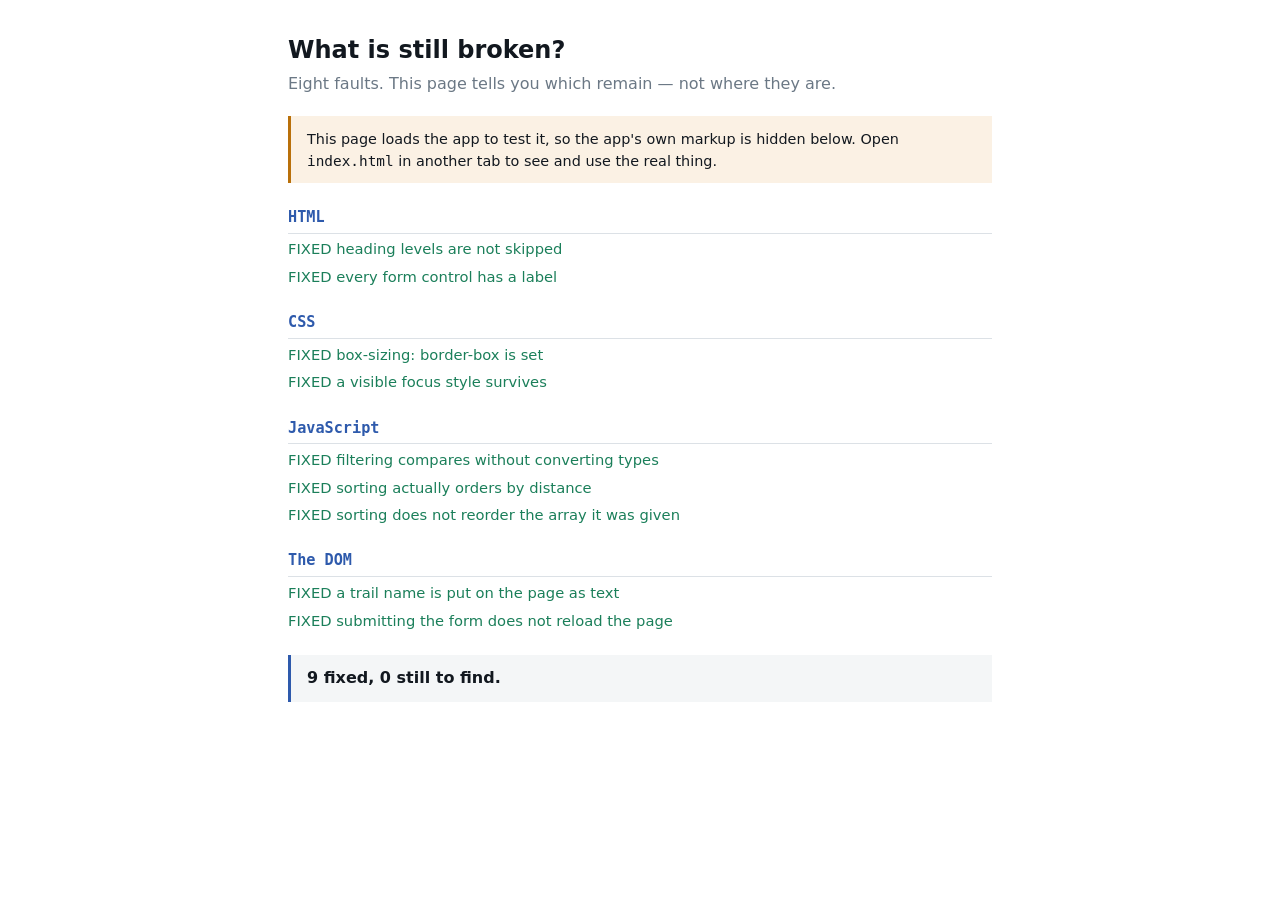
<file: lab08-starter/broken-app/check.html>
<!DOCTYPE html>
<html lang="en">
<head>
  <meta charset="UTF-8">
  <meta name="viewport" content="width=device-width, initial-scale=1.0">
  <title>Lab 8 — what is still broken?</title>
  <style>
    body { font-family: system-ui, sans-serif; line-height:1.55; margin:2rem auto;
           max-width:44rem; padding:0 1rem; color:#12181F; }
    h1 { font-size:1.5rem; margin-bottom:.2rem; }
    .sub { color:#6B7885; margin-top:0; }
    h2 { font-size:.95rem; font-family:monospace; color:#2E5AAC;
         margin:1.4rem 0 .3rem; border-bottom:1px solid #DCE1E6; padding-bottom:.2rem; }
    .res { margin:.3rem 0 .1rem; font-size:.92rem; }
    .pass { color:#1B7F5A; }
    .fail { color:#A62B23; font-weight:600; }
    .hint { margin:0 0 .5rem 1.2rem; font-size:.85rem; color:#6B7885; font-style:italic; }
    .summary { margin-top:1.4rem; padding:.7rem 1rem; background:#F4F6F7;
               border-left:3px solid #2E5AAC; font-weight:600; }
    .note { background:#FBF1E4; border-left:3px solid #B9700A;
            padding:.7rem 1rem; margin:1.2rem 0; font-size:.9rem; }
    #results, #count, #controls { display:none; }
  </style>
</head>
<body>
  <h1>What is still broken?</h1>
  <p class="sub">Eight faults. This page tells you which remain — not where they are.</p>

  <div class="note">
    This page loads the app to test it, so the app's own markup is hidden below.
    Open <code>index.html</code> in another tab to see and use the real thing.
  </div>

  <div id="check-output"></div>

  <!-- the app's markup, needed so app.js can run -->
  <form id="controls">
    <input type="text" id="search">
    <select id="rating"><option value="all">All</option></select>
  </form>
  <p id="count"></p>
  <ul id="results"></ul>

  <script type="module" src="check.js"></script>
</body>
</html>
</file>
<file: css/styles.css>
:root {
  --primary-color: #2c5f8a;
  --background-color: #f5f5f5;
  --text-color: #222222;
  --spacing: 1rem;
}

*, *::before, *::after {
  box-sizing: border-box;
}

body {
  background-color: var(--background-color);
  color: var(--text-color);
  font-family: Arial, Helvetica, sans-serif;
  line-height: 1.5;
  margin: 0;
}
header {
  background-color: var(--primary-color);
  color: white;
  padding: var(--spacing);
  text-align: center;
}


nav ul {
  display: flex;
  flex-direction: column;
  align-items: center;
  gap: 1rem;
  list-style: none;
  padding: 0;
  margin: 1rem 0 0;
}

nav li {
  margin: 0;
}

.cards {
  display: grid;
  grid-template-columns: 1fr;
  gap: 1rem;
}

.cards article {
  border: 0.1rem solid #777777;
  border-radius: 0.5rem;
  padding: 1rem;
}

.home-layout {
  display: grid;
  grid-template-columns: 1fr;
  gap: 1.5rem;
}

.home-layout aside {
  border: 0.1rem solid #777777;
  border-radius: 0.5rem;
  padding: 1rem;
}

@media (min-width: 38rem) {
  nav ul {
    flex-direction: row;
    justify-content: center;
    margin: 0;
  }

  header {
    display: flex;
    justify-content: space-between;
    align-items: center;
    text-align: left;
  }

  header h1 {
    margin: 0;
  }

  .cards {
    grid-template-columns: repeat(2, 1fr);
  }
}

@media (min-width: 58rem) {
  .cards {
    grid-template-columns: repeat(3, 1fr);
  }

  .home-layout {
    grid-template-columns: 2fr 1fr;
  }

  .home-layout aside {
    align-self: start;
  }
}


nav a {
  color: white;
  text-decoration: none;
  padding: 0.5rem;
}

nav a:hover {
  text-decoration: underline;
}

nav a:focus {
  outline: 0.2rem solid white;
  outline-offset: 0.2rem;
}
main {
  max-width: 60rem;
  margin: 0 auto;
  padding: var(--spacing);
}
footer {
  max-width: 60rem;
  margin: 0 auto;
  padding: var(--spacing);
  color: var(--text-color);
  text-align: center;
}
form {
  max-width: 35rem;
}

form > label {
  display: block;
  margin-top: var(--spacing);
  margin-bottom: 0.25rem;
}

input[type="text"],
input[type="email"],
select,
textarea {
  display: block;
  width: 100%;
  padding: 0.5rem;
  border: 0.1rem solid #777777;
  border-radius: 0.25rem;
  font: inherit;
}

textarea {
  min-height: 8rem;
  resize: vertical;
}
fieldset {
  margin-top: var(--spacing);
  padding: var(--spacing);
  border: 0.1rem solid #777777;
  border-radius: 0.25rem;
}

legend {
  font-weight: bold;
}

input[type="radio"],
input[type="checkbox"] {
  margin-right: 0.25rem;
}

button {
  margin-top: var(--spacing);
  padding: 0.6rem 1rem;
  background-color: var(--primary-color);
  color: white;
  border: none;
  border-radius: 0.25rem;
  font: inherit;
  cursor: pointer;
}

button:hover {
  text-decoration: underline;
}

input:focus,
select:focus,
textarea:focus,
button:focus {
  outline: 0.2rem solid var(--primary-color);
  outline-offset: 0.15rem;
}
.level-table {
  width: 100%;
  border-collapse: collapse;
  margin-top: var(--spacing);
}

.level-table caption {
  font-weight: bold;
  margin-bottom: 0.5rem;
}

.level-table th,
.level-table td {
  border: 0.1rem solid #777777;
  padding: 0.75rem;
  text-align: left;
}

.level-table thead {
  background-color: var(--primary-color);
  color: white;
}
.level-table tbody {
  background-color: var(--background-color);
}
h1 {
  font-size: 2rem;
}

h2 {
  font-size: 1.5rem;
  color: var(--text-color);
}

h3 {
  font-size: 1.25rem;
  color: var(--text-color);
}
img {
  max-width: 100%;
  height: auto;
}
.level-table {
  table-layout: fixed;
  width: 100%;
}

.level-table th,
.level-table td {
  padding: 0.25rem;
  overflow-wrap: anywhere;
}
</file>
<file: Lab 04/styles.css>
/* Provided. Lab 2 and 3 were the CSS labs — this is here so the game
   looks presentable while you concentrate on the JavaScript. */
:root { --brand:#1b7f5a; --ink:#12181f; --muted:#6b7885; --line:#dce1e6; }
*, *::before, *::after { box-sizing: border-box; }
body { font-family: system-ui, sans-serif; line-height:1.6; color:var(--ink);
       margin:0; background:#fff; }
main { max-width:32rem; margin:0 auto; padding:2rem 1rem; }
h1 { font-size:1.6rem; }
.word { font-family: ui-monospace, Consolas, monospace; font-size:2.4rem;
        letter-spacing:.35rem; margin:1.5rem 0 .5rem; }
.status { color:var(--muted); min-height:1.5em; }
.result { font-weight:600; min-height:1.5em; }
label { display:block; font-weight:600; margin-top:1rem; }
input { padding:.5rem; font-size:1.2rem; width:4rem; text-align:center;
        border:1px solid var(--muted); border-radius:6px; }
button { padding:.5rem 1rem; font-size:1rem; border-radius:6px;
         border:1px solid var(--brand); background:var(--brand); color:#fff;
         cursor:pointer; margin-left:.4rem; }
button#new-game { background:#fff; color:var(--brand); }
input:focus, button:focus { outline:3px solid var(--brand); outline-offset:2px; }
</file>
<file: lab06-starter/styles.css>
/* Provided. Lab 2 and 3 were the CSS labs. */
:root { --brand:#1b7f5a; --ink:#12181f; --muted:#6b7885; --line:#dce1e6; }
*, *::before, *::after { box-sizing: border-box; }
body { font-family: system-ui, sans-serif; line-height:1.6; color:var(--ink); margin:0; }
main { max-width:36rem; margin:0 auto; padding:2rem 1rem; }
h1 { font-size:1.6rem; }
.summary { color:var(--muted); border-left:3px solid var(--brand);
           padding:.5rem .9rem; background:#f7f9f8; }
ul { list-style:none; padding:0; }
li { padding:.6rem .8rem; border-bottom:1px solid var(--line);
     font-family: ui-monospace, Consolas, monospace; font-size:.95rem; }
</file>
<file: lab07-starter/styles.css>
/* Provided. Labs 2 and 3 were the CSS labs. */
:root { --brand:#1b7f5a; --ink:#12181f; --muted:#6b7885;
        --line:#dce1e6; --err:#a62b23; }
*, *::before, *::after { box-sizing: border-box; }
body { font-family: system-ui, sans-serif; line-height:1.6; color:var(--ink); margin:0; }
main { max-width:34rem; margin:0 auto; padding:2rem 1rem; }
h1 { font-size:1.6rem; }
form { display:flex; gap:.6rem; align-items:flex-end; flex-wrap:wrap;
       padding-bottom:1rem; border-bottom:1px solid var(--line); }
.field { flex:1 1 8rem; }
label { display:block; font-weight:600; font-size:.9rem; }
input { width:100%; padding:.45rem; border:1px solid var(--muted); border-radius:6px;
        font-family:inherit; font-size:1rem; }
button { padding:.45rem .9rem; font-family:inherit; font-size:.95rem;
         border-radius:6px; border:1px solid var(--brand);
         background:var(--brand); color:#fff; cursor:pointer; }
button.ghost { background:#fff; color:var(--brand); margin-top:1rem; }
input:focus, button:focus { outline:3px solid var(--brand); outline-offset:2px; }
.error { color:var(--err); min-height:1.5em; font-weight:600; }
.summary { color:var(--muted); }
ul { list-style:none; padding:0; }
.trail { display:flex; align-items:center; gap:.6rem;
         padding:.6rem .2rem; border-bottom:1px solid var(--line); }
.trail-name { flex:1; font-weight:600; }
.trail-km { color:var(--muted); font-variant-numeric:tabular-nums; }
.trail button { padding:.3rem .7rem; font-size:.85rem; }
.trail [data-action="delete"] { background:#fff; color:var(--err);
                                border-color:var(--err); }
.is-closed .trail-name { text-decoration:line-through; color:var(--muted); }
</file>
<file: lab08-starter/broken-app/styles.css>
/* Trail Browser — needs fixing */

:root {
  --brand: #1b7f5a;
  --ink:   #12181f;
  --muted: #6b7885;
  --line:  #dce1e6;
}

*, *::before, *::after {
  box-sizing: border-box;
}

body {
  font-family: system-ui, sans-serif;
  line-height: 1.6;
  color: var(--ink);
  margin: 0;
}

main {
  max-width: 34rem;
  margin: 0 auto;
  padding: 2rem 1rem;
}

nav ul { list-style: none; padding: 1rem; margin: 0; }
nav li { display: inline-block; margin-right: 1rem; }
nav a  { color: var(--brand); text-decoration: none; }

#controls {
  display: flex;
  gap: 0.6rem;
  align-items: center;
  flex-wrap: wrap;
  padding-bottom: 1rem;
  border-bottom: 1px solid var(--line);
}

#search {
  width: 100%;
  padding: 0.5rem;
  border: 1px solid var(--muted);
  border-radius: 6px;
  font-family: inherit;
  font-size: 1rem;
}

button {
  padding: 0.45rem 0.9rem;
  font-family: inherit;
  border-radius: 6px;
  border: 1px solid var(--brand);
  background: var(--brand);
  color: #fff;
  cursor: pointer;
}

input:focus,
select:focus,
button:focus {
  outline: 2px solid var(--brand);
  outline-offset: 2px;
}

#count { color: var(--muted); }

ul#results { list-style: none; padding: 0; }

.trail {
  display: flex;
  gap: 0.6rem;
  padding: 0.6rem 0.2rem;
  border-bottom: 1px solid var(--line);
}

.trail-name { flex: 1; font-weight: 600; }
.trail-km   { color: var(--muted); }
</file>
